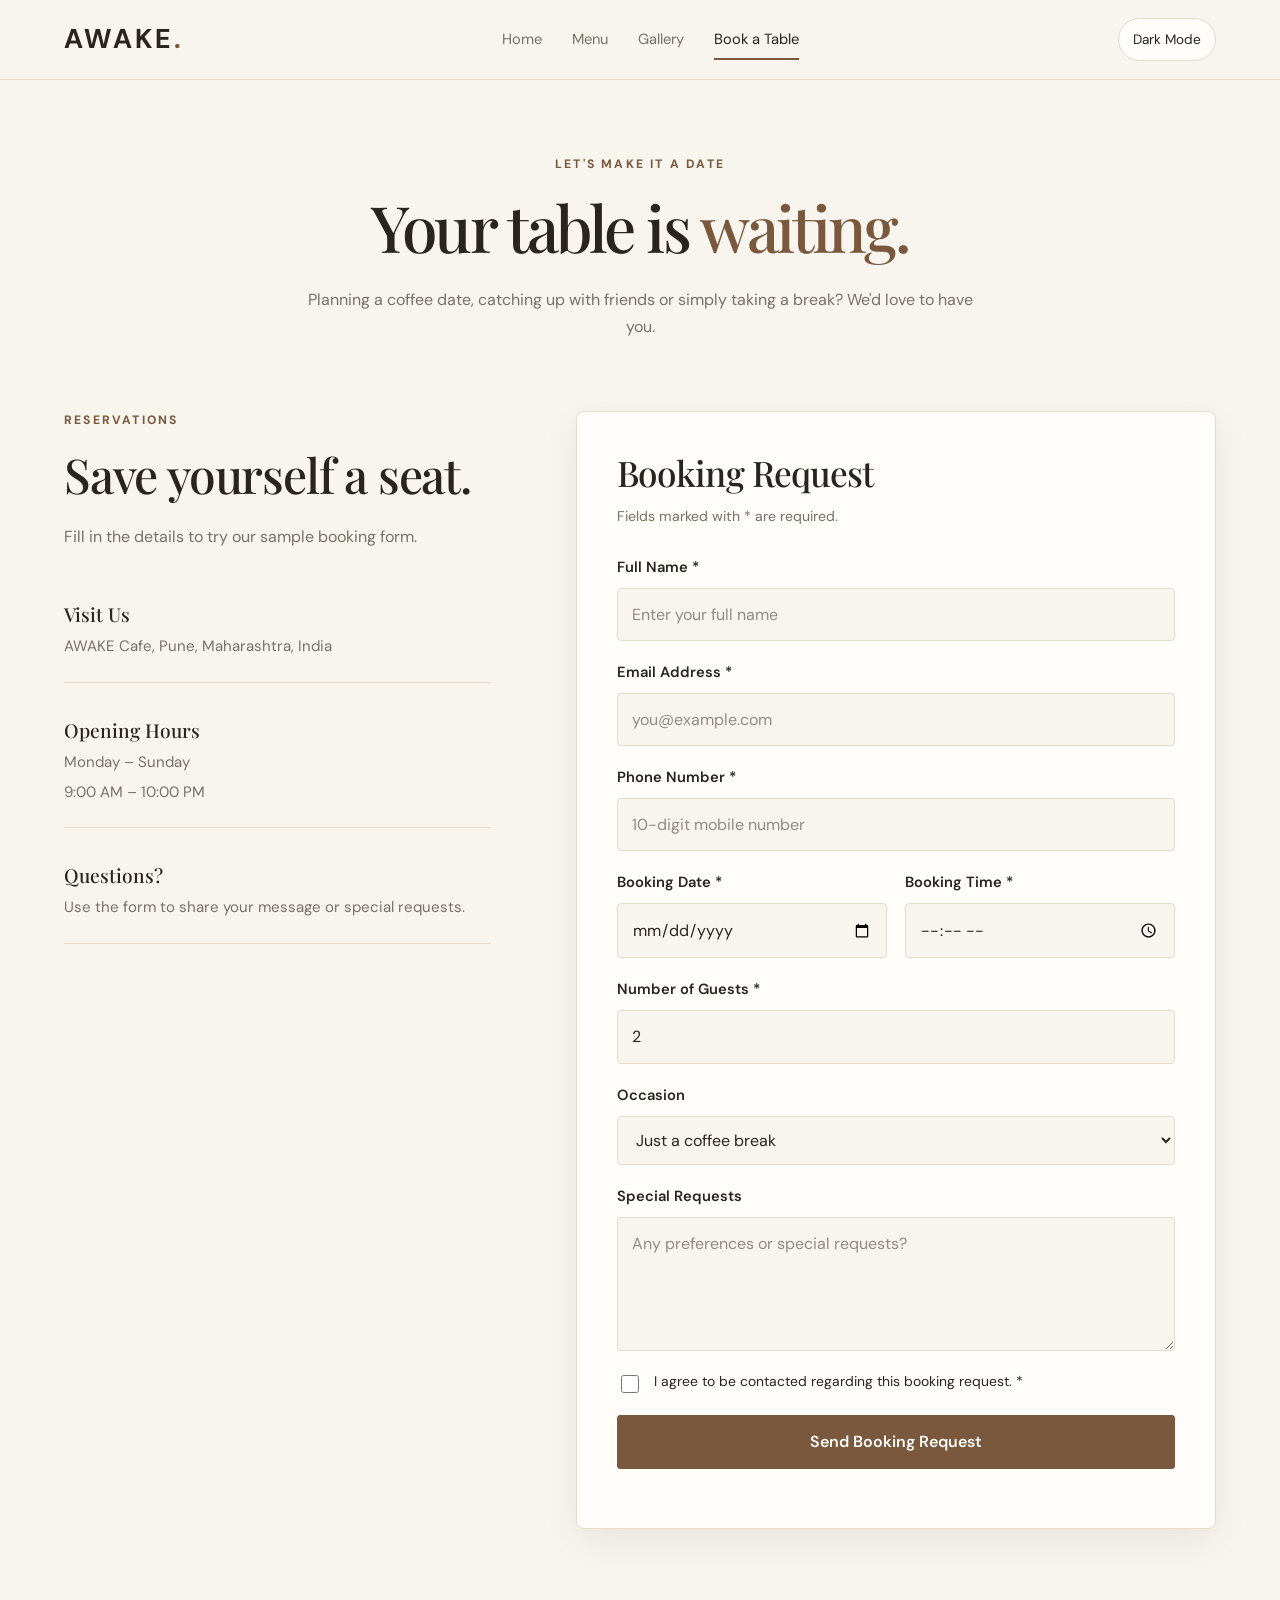
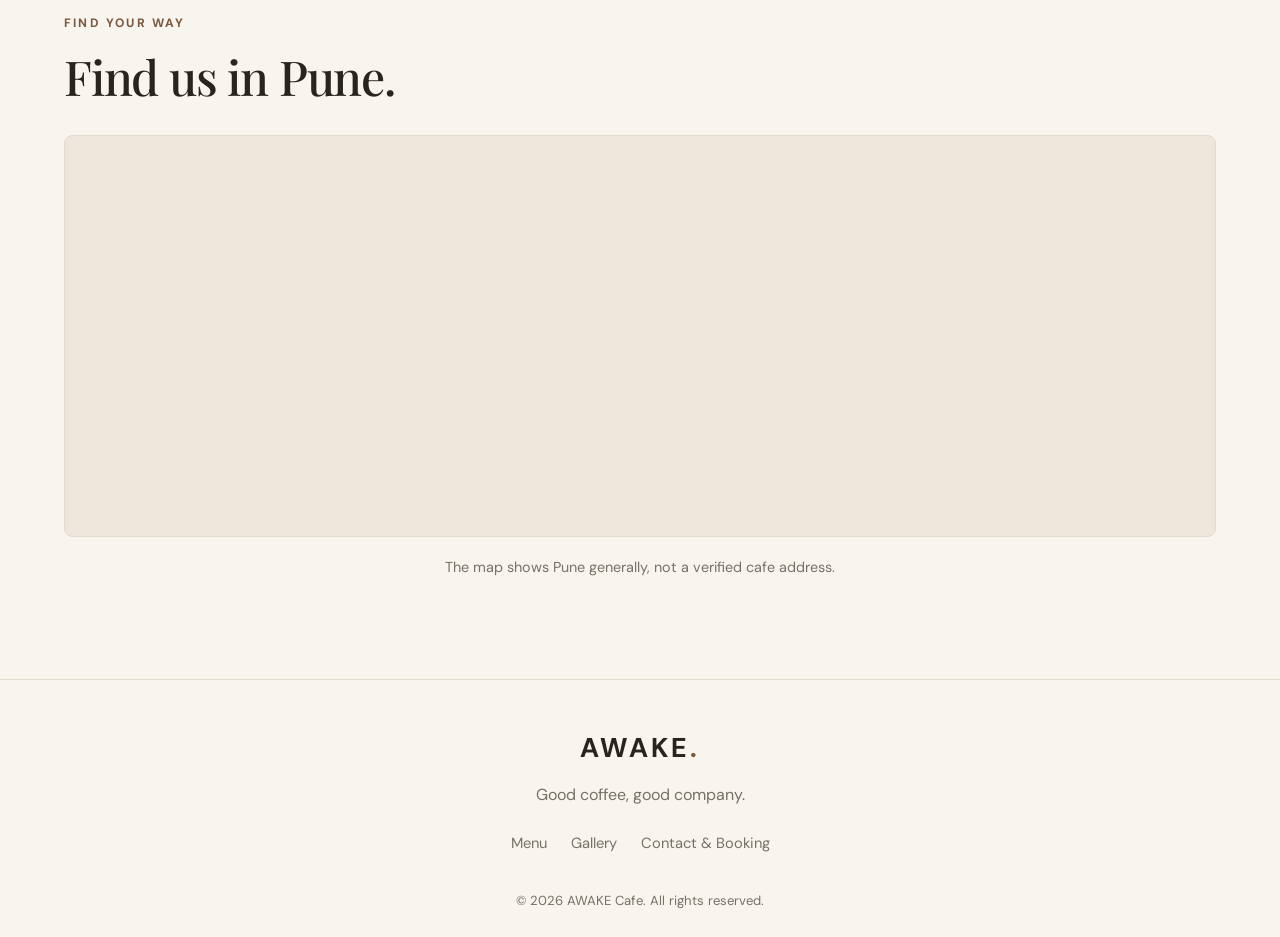
<file: booking.html>
<!DOCTYPE html>
<html lang="en">
<head>
    <meta charset="UTF-8">
    <meta name="viewport" content="width=device-width, initial-scale=1.0">
    <meta name="description" content="Contact AWAKE Cafe or submit a table booking request.">
    <title>Contact & Booking | AWAKE Cafe</title>
    <link rel="stylesheet" href="style.css">
    <script src="script.js" defer></script>
</head>
<body>
    <header class="site-header">
        <a href="index.html" class="logo">AWAKE<span>.</span></a>
        <nav id="navigation" aria-label="Main navigation">
            <a href="index.html">Home</a>
            <a href="menu.html">Menu</a>
            <a href="gallery.html">Gallery</a>
            <a href="booking.html" class="active" aria-current="page">Book a Table</a>
        </nav>
        <div class="header-actions">
            <button id="theme-toggle" class="theme-toggle" type="button">Dark Mode</button>
            <button id="menu-toggle" class="menu-toggle" type="button"
                aria-label="Toggle navigation" aria-expanded="false">☰</button>
        </div>
    </header>

    <main>
        <section class="page-heading container">
            <p class="eyebrow">LET'S MAKE IT A DATE</p>
            <h1>Your table is <span>waiting.</span></h1>
            <p>Planning a coffee date, catching up with friends or simply taking a break? We'd love to have you.</p>
        </section>

        <section class="booking-section container">
            <div class="booking-intro">
                <p class="eyebrow">RESERVATIONS</p>
                <h2>Save yourself a seat.</h2>
                <p>Fill in the details to try our sample booking form.</p>

                <div class="contact-details">
                    <article class="contact-item">
                        <h3>Visit Us</h3>
                        <p>AWAKE Cafe, Pune, Maharashtra, India</p>
                    </article>
                    <article class="contact-item">
                        <h3>Opening Hours</h3>
                        <p>Monday – Sunday</p>
                        <p>9:00 AM – 10:00 PM</p>
                    </article>
                    <article class="contact-item">
                        <h3>Questions?</h3>
                        <p>Use the form to share your message or special requests.</p>
                    </article>
                </div>
            </div>

            <div class="booking-form-container">
                <h2>Booking Request</h2>
                <p class="form-description">Fields marked with * are required.</p>

                <form id="booking-form">
                    <div class="form-group">
                        <label for="full-name">Full Name *</label>
                        <input type="text" id="full-name" name="full-name"
                            placeholder="Enter your full name" minlength="2" maxlength="60"
                            autocomplete="name" required>
                    </div>

                    <div class="form-group">
                        <label for="email">Email Address *</label>
                        <input type="email" id="email" name="email"
                            placeholder="you@example.com" autocomplete="email" required>
                    </div>

                    <div class="form-group">
                        <label for="phone">Phone Number *</label>
                        <input type="tel" id="phone" name="phone"
                            placeholder="10-digit mobile number" pattern="[0-9]{10}"
                            maxlength="10" inputmode="numeric" autocomplete="tel"
                            title="Enter a 10-digit mobile number without spaces." required>
                    </div>

                    <div class="form-row">
                        <div class="form-group">
                            <label for="booking-date">Booking Date *</label>
                            <input type="date" id="booking-date" name="booking-date" required>
                        </div>
                        <div class="form-group">
                            <label for="booking-time">Booking Time *</label>
                            <input type="time" id="booking-time" name="booking-time"
                                min="09:00" max="22:00" required>
                        </div>
                    </div>

                    <div class="form-group">
                        <label for="guests">Number of Guests *</label>
                        <input type="number" id="guests" name="guests"
                            min="1" max="12" value="2" required>
                    </div>

                    <div class="form-group">
                        <label for="occasion">Occasion</label>
                        <select id="occasion" name="occasion">
                            <option value="regular">Just a coffee break</option>
                            <option value="date">Coffee date</option>
                            <option value="birthday">Birthday</option>
                            <option value="friends">Friends meetup</option>
                            <option value="other">Other</option>
                        </select>
                    </div>

                    <div class="form-group">
                        <label for="message">Special Requests</label>
                        <textarea id="message" name="message" rows="4" maxlength="500"
                            placeholder="Any preferences or special requests?"></textarea>
                    </div>

                    <div class="form-group checkbox-group">
                        <input type="checkbox" id="contact-consent"
                            name="contact-consent" required>
                        <label for="contact-consent">
                            I agree to be contacted regarding this booking request. *
                        </label>
                    </div>

                    <button type="submit" class="button form-submit">Send Booking Request</button>
                    <p id="form-status" class="form-status" role="status" aria-live="polite"></p>
                </form>
            </div>
        </section>

        <section class="map-section container">
            <div class="section-heading">
                <div>
                    <p class="eyebrow">FIND YOUR WAY</p>
                    <h2>Find us in Pune.</h2>
                </div>
            </div>
            <div class="map-container">
                <iframe
                    src="https://www.google.com/maps?q=Pune%2C%20Maharashtra%2C%20India&output=embed"
                    title="Map showing Pune, Maharashtra"
                    loading="lazy"
                    referrerpolicy="no-referrer-when-downgrade"
                    allowfullscreen>
                </iframe>
            </div>
            <p class="media-note">The map shows Pune generally, not a verified cafe address.</p>
        </section>
    </main>

    <footer class="site-footer">
        <a href="index.html" class="logo">AWAKE<span>.</span></a>
        <p>Good coffee, good company.</p>
        <div class="footer-links">
            <a href="menu.html">Menu</a>
            <a href="gallery.html">Gallery</a>
            <a href="booking.html">Contact & Booking</a>
        </div>
        <p class="copyright">&copy; 2026 AWAKE Cafe. All rights reserved.</p>
    </footer>
</body>
</html>
</file>
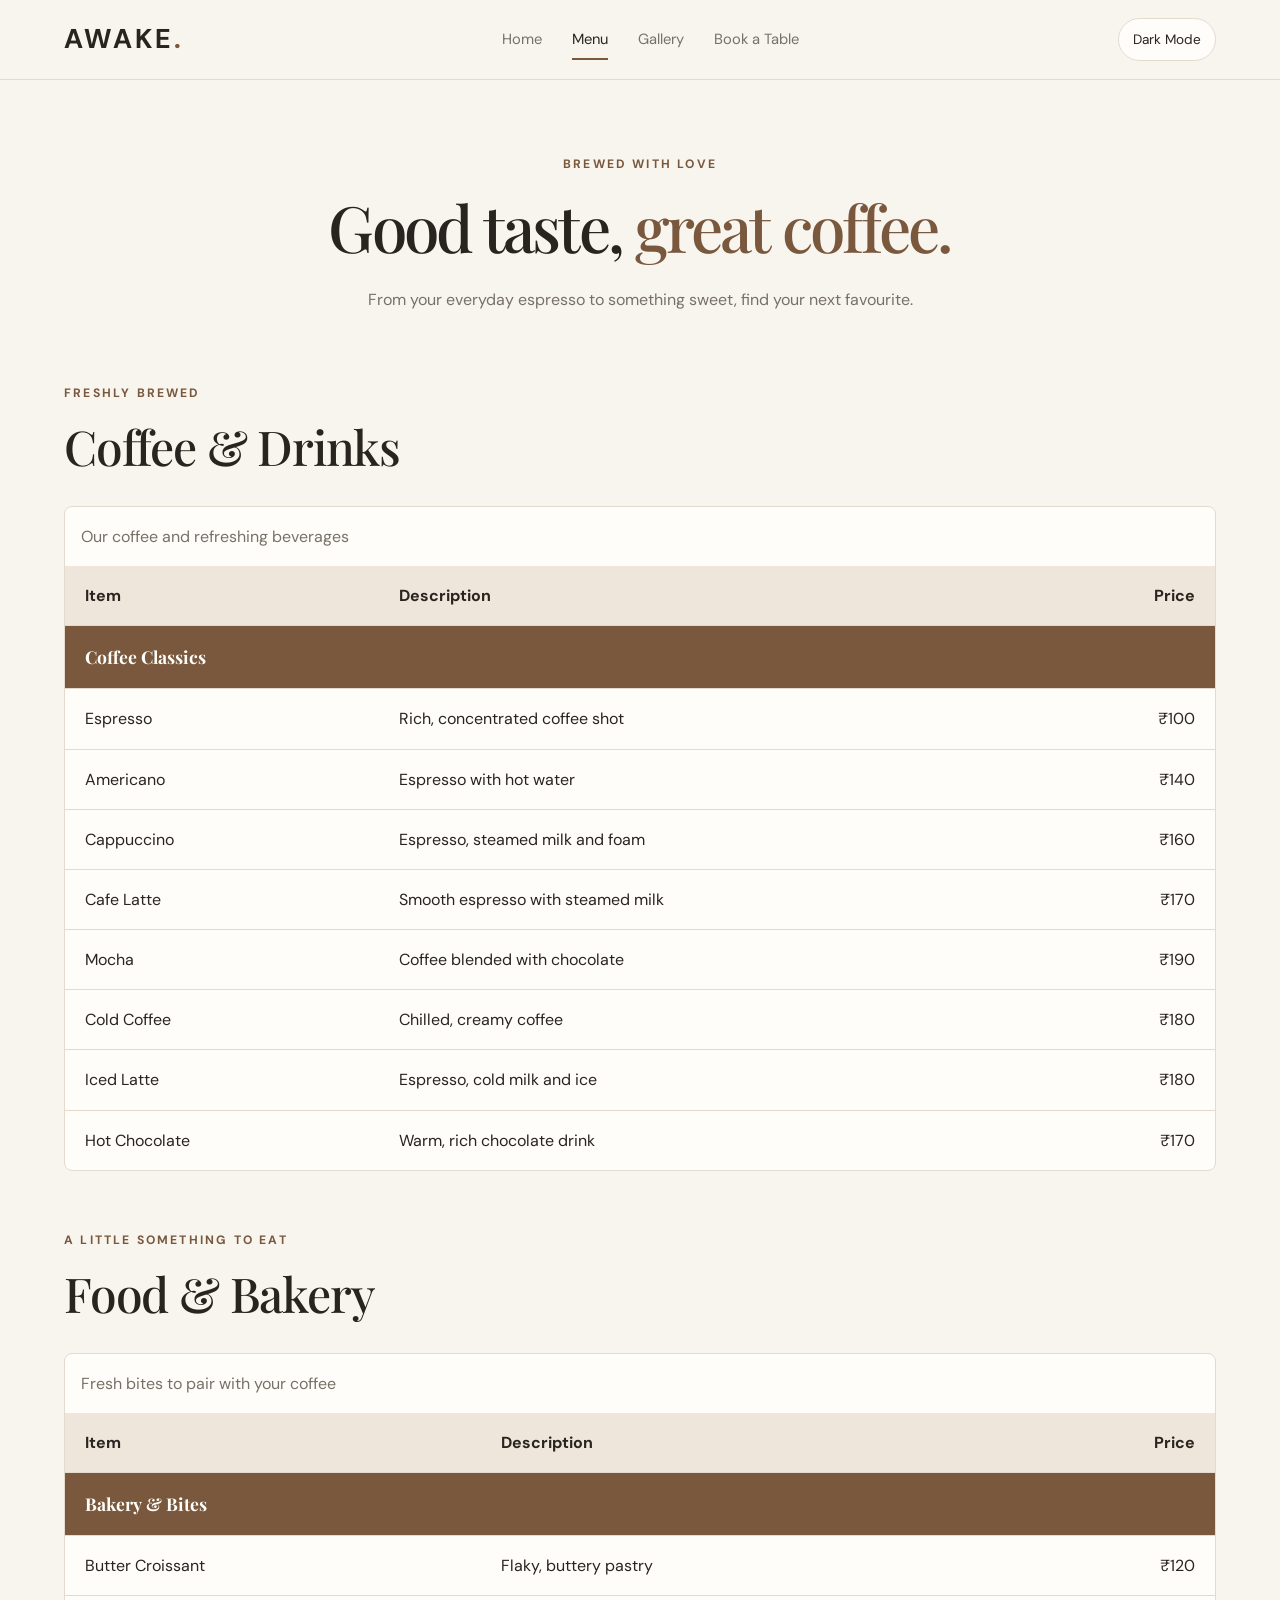
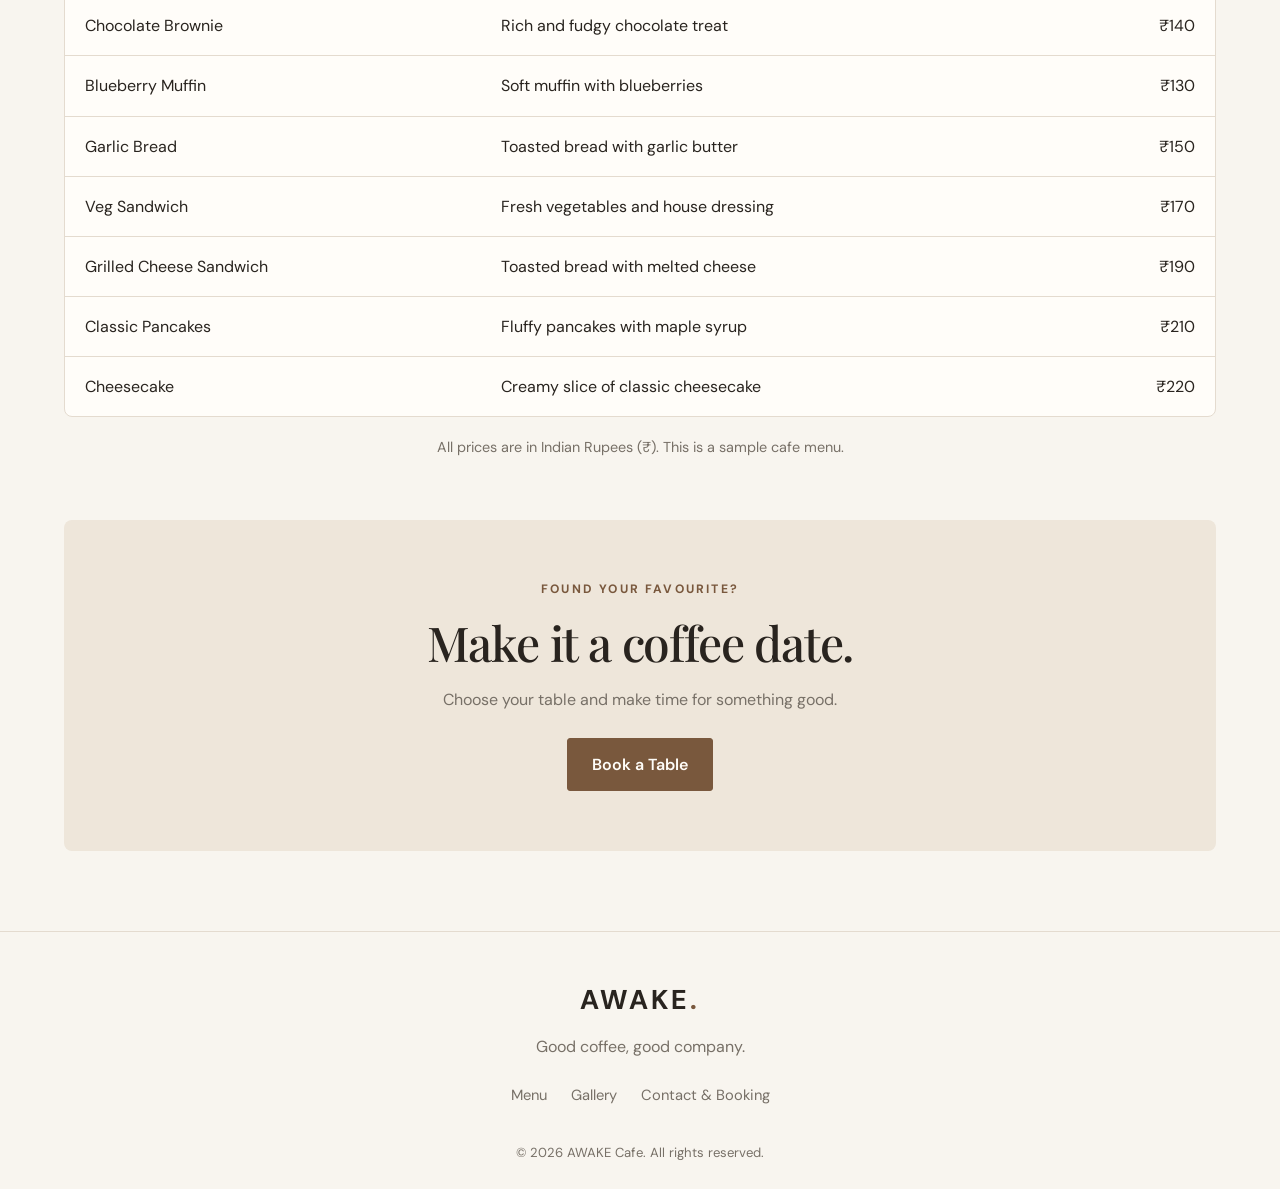
<file: menu.html>
<!DOCTYPE html>
<html lang="en">
<head>
    <meta charset="UTF-8">
    <meta name="viewport" content="width=device-width, initial-scale=1.0">
    <meta name="description" content="Explore coffee, drinks, food and bakery treats at AWAKE Cafe.">
    <title>Menu | AWAKE Cafe</title>
    <link rel="stylesheet" href="style.css">
    <script src="script.js" defer></script>
</head>
<body>
    <header class="site-header">
        <a href="index.html" class="logo">AWAKE<span>.</span></a>
        <nav id="navigation" aria-label="Main navigation">
            <a href="index.html">Home</a>
            <a href="menu.html" class="active" aria-current="page">Menu</a>
            <a href="gallery.html">Gallery</a>
            <a href="booking.html">Book a Table</a>
        </nav>
        <div class="header-actions">
            <button id="theme-toggle" class="theme-toggle" type="button">Dark Mode</button>
            <button id="menu-toggle" class="menu-toggle" type="button"
                aria-label="Toggle navigation" aria-expanded="false">☰</button>
        </div>
    </header>

    <main>
        <section class="page-heading container">
            <p class="eyebrow">BREWED WITH LOVE</p>
            <h1>Good taste, <span>great coffee.</span></h1>
            <p>From your everyday espresso to something sweet, find your next favourite.</p>
        </section>

        <section class="menu-section container">
            <div class="section-heading">
                <div>
                    <p class="eyebrow">FRESHLY BREWED</p>
                    <h2>Coffee & Drinks</h2>
                </div>
            </div>

            <div class="table-wrapper">
                <table>
                    <caption>Our coffee and refreshing beverages</caption>
                    <thead>
                        <tr>
                            <th scope="col">Item</th>
                            <th scope="col">Description</th>
                            <th scope="col">Price</th>
                        </tr>
                    </thead>
                    <tbody>
                        <tr><th class="table-heading" colspan="3">Coffee Classics</th></tr>
                        <tr><td>Espresso</td><td>Rich, concentrated coffee shot</td><td>₹100</td></tr>
                        <tr><td>Americano</td><td>Espresso with hot water</td><td>₹140</td></tr>
                        <tr><td>Cappuccino</td><td>Espresso, steamed milk and foam</td><td>₹160</td></tr>
                        <tr><td>Cafe Latte</td><td>Smooth espresso with steamed milk</td><td>₹170</td></tr>
                        <tr><td>Mocha</td><td>Coffee blended with chocolate</td><td>₹190</td></tr>
                        <tr><td>Cold Coffee</td><td>Chilled, creamy coffee</td><td>₹180</td></tr>
                        <tr><td>Iced Latte</td><td>Espresso, cold milk and ice</td><td>₹180</td></tr>
                        <tr><td>Hot Chocolate</td><td>Warm, rich chocolate drink</td><td>₹170</td></tr>
                    </tbody>
                </table>
            </div>
        </section>

        <section class="menu-section container">
            <div class="section-heading">
                <div>
                    <p class="eyebrow">A LITTLE SOMETHING TO EAT</p>
                    <h2>Food & Bakery</h2>
                </div>
            </div>

            <div class="table-wrapper">
                <table>
                    <caption>Fresh bites to pair with your coffee</caption>
                    <thead>
                        <tr>
                            <th scope="col">Item</th>
                            <th scope="col">Description</th>
                            <th scope="col">Price</th>
                        </tr>
                    </thead>
                    <tbody>
                        <tr><th class="table-heading" colspan="3">Bakery & Bites</th></tr>
                        <tr><td>Butter Croissant</td><td>Flaky, buttery pastry</td><td>₹120</td></tr>
                        <tr><td>Chocolate Brownie</td><td>Rich and fudgy chocolate treat</td><td>₹140</td></tr>
                        <tr><td>Blueberry Muffin</td><td>Soft muffin with blueberries</td><td>₹130</td></tr>
                        <tr><td>Garlic Bread</td><td>Toasted bread with garlic butter</td><td>₹150</td></tr>
                        <tr><td>Veg Sandwich</td><td>Fresh vegetables and house dressing</td><td>₹170</td></tr>
                        <tr><td>Grilled Cheese Sandwich</td><td>Toasted bread with melted cheese</td><td>₹190</td></tr>
                        <tr><td>Classic Pancakes</td><td>Fluffy pancakes with maple syrup</td><td>₹210</td></tr>
                        <tr><td>Cheesecake</td><td>Creamy slice of classic cheesecake</td><td>₹220</td></tr>
                    </tbody>
                </table>
            </div>
            <p class="menu-note">All prices are in Indian Rupees (₹). This is a sample cafe menu.</p>
        </section>

        <section class="visit-banner container">
            <p class="eyebrow">FOUND YOUR FAVOURITE?</p>
            <h2>Make it a coffee date.</h2>
            <p>Choose your table and make time for something good.</p>
            <a href="booking.html" class="button">Book a Table</a>
        </section>
    </main>

    <footer class="site-footer">
        <a href="index.html" class="logo">AWAKE<span>.</span></a>
        <p>Good coffee, good company.</p>
        <div class="footer-links">
            <a href="menu.html">Menu</a>
            <a href="gallery.html">Gallery</a>
            <a href="booking.html">Contact & Booking</a>
        </div>
        <p class="copyright">&copy; 2026 AWAKE Cafe. All rights reserved.</p>
    </footer>
</body>
</html>
</file>
<file: style.css>
@import url('https://fonts.googleapis.com/css2?family=DM+Sans:wght@400;500;600;700&family=Playfair+Display:wght@400;500;600;700&display=swap');

:root {
    color-scheme: light;
    --bg: #f8f5ef;
    --surface: #fffdf9;
    --surface-alt: #eee6da;
    --text: #29241f;
    --muted: #777067;
    --accent: #79583d;
    --accent-dark: #513923;
    --border: #e4dbcf;
    --shadow: 0 12px 35px rgba(48, 34, 22, 0.08);
}

body.dark-mode {
    color-scheme: dark;
    --bg: #191714;
    --surface: #24211d;
    --surface-alt: #302a23;
    --text: #f4eee5;
    --muted: #b5aa9d;
    --accent: #d2ad85;
    --accent-dark: #ead1b2;
    --border: #423a31;
    --shadow: 0 12px 35px rgba(0, 0, 0, 0.2);
}

* {
    box-sizing: border-box;
}

html {
    scroll-behavior: smooth;
    scroll-padding-top: 100px;
}

body {
    margin: 0;
    background: var(--bg);
    color: var(--text);
    font-family: "DM Sans", sans-serif;
    font-size: 16px;
    line-height: 1.7;
    transition: background-color 0.25s ease, color 0.25s ease;
}

button,
input,
select,
textarea {
    font: inherit;
}

button,
a {
    -webkit-tap-highlight-color: transparent;
}

a {
    color: inherit;
    text-decoration: none;
}

img,
video,
iframe {
    display: block;
    max-width: 100%;
}

img {
    height: auto;
}

button:focus-visible,
a:focus-visible,
input:focus-visible,
select:focus-visible,
textarea:focus-visible {
    outline: 3px solid var(--accent);
    outline-offset: 4px;
}

h1,
h2,
h3 {
    margin-top: 0;
    font-family: "Playfair Display", Georgia, serif;
    font-weight: 500;
    line-height: 1.2;
}

h1 {
    font-size: clamp(2.7rem, 6vw, 5.2rem);
    letter-spacing: -0.045em;
}

h2 {
    font-size: clamp(2rem, 4vw, 3rem);
    letter-spacing: -0.025em;
}

h3 {
    font-size: 1.35rem;
}

p {
    margin-top: 0;
}

.container {
    width: min(90%, 1200px);
    margin-right: auto;
    margin-left: auto;
}

.site-header {
    position: sticky;
    top: 0;
    z-index: 100;
    display: flex;
    align-items: center;
    justify-content: space-between;
    gap: 24px;
    min-height: 80px;
    padding: 14px max(5%, calc((100% - 1200px) / 2));
    background: var(--bg);
    border-bottom: 1px solid var(--border);
}

.logo {
    flex-shrink: 0;
    font-size: 1.7rem;
    font-weight: 700;
    letter-spacing: 0.11em;
}

.logo span {
    color: var(--accent);
}

#navigation {
    display: flex;
    align-items: center;
    gap: 30px;
}

#navigation a {
    position: relative;
    padding: 8px 0;
    color: var(--muted);
    font-size: 0.92rem;
}

#navigation a:hover,
#navigation a.active {
    color: var(--text);
}

#navigation a.active::after {
    position: absolute;
    right: 0;
    bottom: 0;
    left: 0;
    height: 2px;
    background: var(--accent);
    content: "";
}

.header-actions {
    display: flex;
    align-items: center;
    gap: 10px;
}

.theme-toggle,
.menu-toggle {
    padding: 9px 14px;
    border: 1px solid var(--border);
    border-radius: 30px;
    background: var(--surface);
    color: var(--text);
    cursor: pointer;
    font-size: 0.85rem;
}

.menu-toggle {
    display: none;
    width: 42px;
    height: 42px;
    padding: 0;
    font-size: 1.25rem;
}

main {
    overflow: clip;
}

.eyebrow {
    margin-bottom: 16px;
    color: var(--accent);
    font-size: 0.76rem;
    font-weight: 700;
    letter-spacing: 0.18em;
    line-height: 1.5;
}

.hero {
    display: grid;
    grid-template-columns: 1fr 0.95fr;
    align-items: center;
    gap: clamp(35px, 6vw, 85px);
    padding-top: 78px;
    padding-bottom: 85px;
}

.hero-content {
    max-width: 560px;
}

.hero h1 {
    margin-bottom: 24px;
}

.hero-description {
    max-width: 470px;
    margin-bottom: 30px;
    color: var(--muted);
    font-size: 1.05rem;
    line-height: 1.9;
}

.hero-image-wrap {
    min-width: 0;
}

.hero-image {
    width: 100%;
    height: clamp(350px, 43vw, 550px);
    border-radius: 8px;
    object-fit: cover;
    box-shadow: var(--shadow);
}

.hero-actions {
    display: flex;
    align-items: center;
    flex-wrap: wrap;
    gap: 24px;
}

.button {
    display: inline-flex;
    align-items: center;
    justify-content: center;
    min-height: 48px;
    padding: 12px 24px;
    border: 1px solid var(--accent);
    border-radius: 3px;
    background: var(--accent);
    color: #fffdf9;
    font-weight: 600;
    text-align: center;
    cursor: pointer;
    transition: background 0.2s ease, transform 0.2s ease;
}

.button:hover {
    background: var(--accent-dark);
    transform: translateY(-2px);
}

.text-link {
    color: var(--accent);
    font-weight: 600;
}

.text-link:hover {
    text-decoration: underline;
    text-underline-offset: 5px;
}

.about-section {
    max-width: 850px;
    padding: 65px 20px 80px;
    text-align: center;
}

.about-section h2 {
    margin-bottom: 20px;
}

.about-section>p:last-child {
    max-width: 660px;
    margin-right: auto;
    margin-left: auto;
    color: var(--muted);
}

.section {
    padding-top: 35px;
    padding-bottom: 85px;
}

.section-heading {
    display: flex;
    align-items: end;
    justify-content: space-between;
    gap: 24px;
    margin-bottom: 30px;
}

.section-heading h2 {
    margin-bottom: 0;
}

.section-heading>p {
    margin-bottom: 5px;
    color: var(--muted);
}

.food-grid {
    display: grid;
    grid-template-columns: repeat(3, minmax(0, 1fr));
    gap: 24px;
}

.food-card {
    overflow: hidden;
    border: 1px solid var(--border);
    border-radius: 8px;
    background: var(--surface);
    transition: transform 0.25s ease, box-shadow 0.25s ease;
}

.food-card:hover {
    transform: translateY(-5px);
    box-shadow: var(--shadow);
}

.food-card img {
    width: 100%;
    height: 245px;
    object-fit: cover;
}

.food-card-content {
    padding: 21px;
}

.food-card-content h3 {
    margin-bottom: 8px;
}

.food-card-content p {
    margin-bottom: 12px;
    color: var(--muted);
    font-size: 0.92rem;
}

.food-price {
    color: var(--accent);
    font-weight: 700;
}

.visit-banner {
    margin-bottom: 80px;
    padding: 60px 24px;
    border-radius: 8px;
    background: var(--surface-alt);
    text-align: center;
}

.visit-banner h2 {
    margin-bottom: 14px;
}

.visit-banner>p:not(.eyebrow) {
    margin-bottom: 25px;
    color: var(--muted);
}

.site-footer {
    display: flex;
    flex-direction: column;
    align-items: center;
    gap: 10px;
    padding: 45px 5% 25px;
    border-top: 1px solid var(--border);
    text-align: center;
}

.site-footer>p {
    margin-bottom: 0;
    color: var(--muted);
}

.footer-links {
    display: flex;
    flex-wrap: wrap;
    justify-content: center;
    gap: 24px;
    margin: 12px 0;
}

.footer-links a {
    color: var(--muted);
    font-size: 0.92rem;
}

.footer-links a:hover {
    color: var(--accent);
}

.copyright {
    margin-top: 12px;
    font-size: 0.82rem;
}

.page-heading {
    padding-top: 75px;
    padding-bottom: 55px;
    text-align: center;
}

.page-heading h1 {
    max-width: 900px;
    margin: 0 auto 20px;
    font-size: clamp(2.5rem, 5vw, 4.4rem);
}

.page-heading h1 span {
    color: var(--accent);
}

.page-heading>p:last-child {
    max-width: 680px;
    margin-right: auto;
    margin-left: auto;
    color: var(--muted);
}

.menu-section {
    margin-bottom: 60px;
}

.table-wrapper {
    overflow-x: auto;
    border: 1px solid var(--border);
    border-radius: 8px;
    background: var(--surface);
}

table {
    width: 100%;
    border-collapse: collapse;
    text-align: left;
}

caption {
    padding: 16px;
    color: var(--muted);
    text-align: left;
}

th,
td {
    padding: 16px 20px;
    border-bottom: 1px solid var(--border);
}

thead th {
    background: var(--surface-alt);
    color: var(--text);
    font-weight: 700;
}

tbody tr:last-child td {
    border-bottom: 0;
}

tbody tr:hover {
    background: var(--surface-alt);
}

td:last-child,
thead th:last-child {
    text-align: right;
    white-space: nowrap;
}

.table-heading {
    background: var(--accent);
    color: #fffdf9;
    font-family: "Playfair Display", Georgia, serif;
    font-size: 1.1rem;
    text-align: left;
}

.menu-note,
.media-note {
    margin-top: 18px;
    color: var(--muted);
    font-size: 0.9rem;
    text-align: center;
}

.gallery-section {
    padding-bottom: 75px;
}

.gallery-grid {
    display: grid;
    grid-template-columns: repeat(3, minmax(0, 1fr));
    gap: 22px;
}

.gallery-item {
    overflow: hidden;
    margin: 0;
    border-radius: 8px;
    background: var(--surface-alt);
    cursor: zoom-in;
}

.gallery-item img {
    width: 100%;
    height: 290px;
    object-fit: cover;
    transition: transform 0.4s ease;
}

.gallery-item:hover img {
    transform: scale(1.05);
}

.gallery-item figcaption {
    padding: 15px 17px;
    background: var(--surface);
    font-family: "Playfair Display", Georgia, serif;
    font-size: 1.1rem;
}

.video-section {
    padding-bottom: 80px;
}

.video-container {
    overflow: hidden;
    border-radius: 8px;
    background: #171512;
    box-shadow: var(--shadow);
}

.video-container video {
    width: 100%;
    max-height: 650px;
    aspect-ratio: 16 / 9;
    object-fit: cover;
}

.lightbox {
    position: fixed;
    inset: 0;
    z-index: 1000;
    display: none;
    align-items: center;
    justify-content: center;
    flex-direction: column;
    gap: 15px;
    padding: 60px 5%;
    background: rgba(15, 13, 11, 0.94);
}

.lightbox.open {
    display: flex;
}

.lightbox img {
    max-width: min(100%, 1100px);
    max-height: 78vh;
    object-fit: contain;
}

.lightbox p {
    margin: 0;
    color: #fffdf9;
    text-align: center;
}

.lightbox-close {
    position: absolute;
    top: 18px;
    right: 25px;
    width: 45px;
    height: 45px;
    border: 1px solid rgba(255, 255, 255, 0.5);
    border-radius: 50%;
    background: transparent;
    color: white;
    font-size: 2rem;
    line-height: 1;
    cursor: pointer;
}

.booking-section {
    display: grid;
    grid-template-columns: 0.8fr 1.2fr;
    align-items: start;
    gap: clamp(35px, 7vw, 85px);
    padding-bottom: 85px;
}

.booking-intro {
    position: sticky;
    top: 110px;
}

.booking-intro h2 {
    margin-bottom: 20px;
}

.booking-intro>p:not(.eyebrow) {
    color: var(--muted);
}

.contact-details {
    display: grid;
    gap: 18px;
    margin-top: 35px;
}

.contact-item {
    padding: 18px 0;
    border-bottom: 1px solid var(--border);
}

.contact-item h3 {
    margin-bottom: 8px;
    font-size: 1.2rem;
}

.contact-item p {
    margin-bottom: 4px;
    color: var(--muted);
    font-size: 0.94rem;
}

.booking-form-container {
    padding: clamp(22px, 4vw, 40px);
    border: 1px solid var(--border);
    border-radius: 8px;
    background: var(--surface);
    box-shadow: var(--shadow);
}

.booking-form-container>h2 {
    margin-bottom: 10px;
    font-size: 2.2rem;
}

.form-description {
    margin-bottom: 26px;
    color: var(--muted);
    font-size: 0.88rem;
}

#booking-form {
    display: grid;
    gap: 19px;
}

.form-group {
    display: flex;
    flex-direction: column;
    gap: 8px;
    min-width: 0;
}

.form-group label {
    font-size: 0.92rem;
    font-weight: 600;
}

.form-group input,
.form-group select,
.form-group textarea {
    width: 100%;
    min-height: 48px;
    padding: 12px 14px;
    border: 1px solid var(--border);
    border-radius: 4px;
    background: var(--bg);
    color: var(--text);
}

.form-group textarea {
    min-height: 120px;
    resize: vertical;
}

.form-group input::placeholder,
.form-group textarea::placeholder {
    color: var(--muted);
    opacity: 0.8;
}

.form-row {
    display: grid;
    grid-template-columns: repeat(2, minmax(0, 1fr));
    gap: 18px;
}

.checkbox-group {
    flex-direction: row;
    align-items: flex-start;
    gap: 12px;
}

.checkbox-group input {
    flex: 0 0 auto;
    width: 18px;
    min-height: 18px;
    height: 18px;
    margin-top: 5px;
    accent-color: var(--accent);
}

.checkbox-group label {
    font-size: 0.87rem;
    font-weight: 400;
}

.form-submit {
    width: 100%;
}

.form-status {
    margin-bottom: 0;
    font-size: 0.92rem;
}

.map-section {
    padding-bottom: 85px;
}

.map-container {
    overflow: hidden;
    border: 1px solid var(--border);
    border-radius: 8px;
    background: var(--surface-alt);
}

.map-container iframe {
    width: 100%;
    height: 400px;
    border: 0;
}

@media (max-width: 1000px) {
    #navigation {
        gap: 18px;
    }

    .hero {
        gap: 35px;
    }

    .gallery-grid {
        grid-template-columns: repeat(2, minmax(0, 1fr));
    }

    .gallery-item img {
        height: 300px;
    }
}

@media (max-width: 760px) {
    .site-header {
        flex-wrap: wrap;
        gap: 12px;
        padding: 12px 5%;
    }

    .logo {
        font-size: 1.45rem;
    }

    .header-actions {
        margin-left: auto;
    }

    .menu-toggle {
        display: inline-flex;
        align-items: center;
        justify-content: center;
    }

    .theme-toggle {
        padding: 9px 11px;
    }

    #navigation {
        display: none;
        order: 3;
        flex: 0 0 100%;
        align-items: stretch;
        flex-direction: column;
        gap: 0;
        padding-top: 10px;
        border-top: 1px solid var(--border);
    }

    #navigation.open {
        display: flex;
    }

    #navigation a {
        padding: 12px 4px;
    }

    #navigation a.active::after {
        right: auto;
        width: 35px;
    }

    .hero {
        grid-template-columns: 1fr;
        gap: 35px;
        padding-top: 50px;
        padding-bottom: 55px;
    }

    .hero h1 {
        font-size: clamp(2.8rem, 10vw, 4.5rem);
    }

    .hero-image {
        height: clamp(300px, 70vw, 480px);
    }

    .about-section {
        padding: 45px 15px 60px;
    }

    .section {
        padding-top: 20px;
        padding-bottom: 60px;
    }

    .food-grid {
        grid-template-columns: repeat(2, minmax(0, 1fr));
        gap: 16px;
    }

    .food-card img {
        height: 200px;
    }

    .food-card-content {
        padding: 16px;
    }

    .section-heading {
        align-items: flex-start;
        flex-direction: column;
        gap: 12px;
    }

    .visit-banner {
        margin-bottom: 60px;
        padding: 45px 20px;
    }

    .page-heading {
        padding-top: 50px;
        padding-bottom: 40px;
    }

    .menu-section {
        margin-bottom: 45px;
    }

    th,
    td {
        padding: 13px 12px;
    }

    .gallery-grid {
        gap: 15px;
    }

    .gallery-item img {
        height: 250px;
    }

    .booking-section {
        grid-template-columns: 1fr;
        gap: 35px;
        padding-bottom: 60px;
    }

    .booking-intro {
        position: static;
    }

    .contact-details {
        grid-template-columns: repeat(2, minmax(0, 1fr));
        gap: 15px;
        margin-top: 20px;
    }

    .map-container iframe {
        height: 330px;
    }
}

@media (max-width: 480px) {
    body {
        font-size: 15px;
    }

    .hero {
        padding-top: 35px;
    }

    .hero-actions {
        align-items: flex-start;
        flex-direction: column;
        gap: 17px;
    }

    .food-grid,
    .gallery-grid {
        grid-template-columns: 1fr;
    }

    .food-card img {
        height: 240px;
    }

    .gallery-item img {
        height: 280px;
    }

    .contact-details,
    .form-row {
        grid-template-columns: 1fr;
    }

    .booking-form-container {
        padding: 22px 18px;
    }

    .map-container iframe {
        height: 280px;
    }

    .footer-links {
        gap: 12px 20px;
    }
}

@media (prefers-reduced-motion: reduce) {

    *,
    *::before,
    *::after {
        scroll-behavior: auto !important;
        transition-duration: 0.01ms !important;
        animation-duration: 0.01ms !important;
    }
}
</file>
